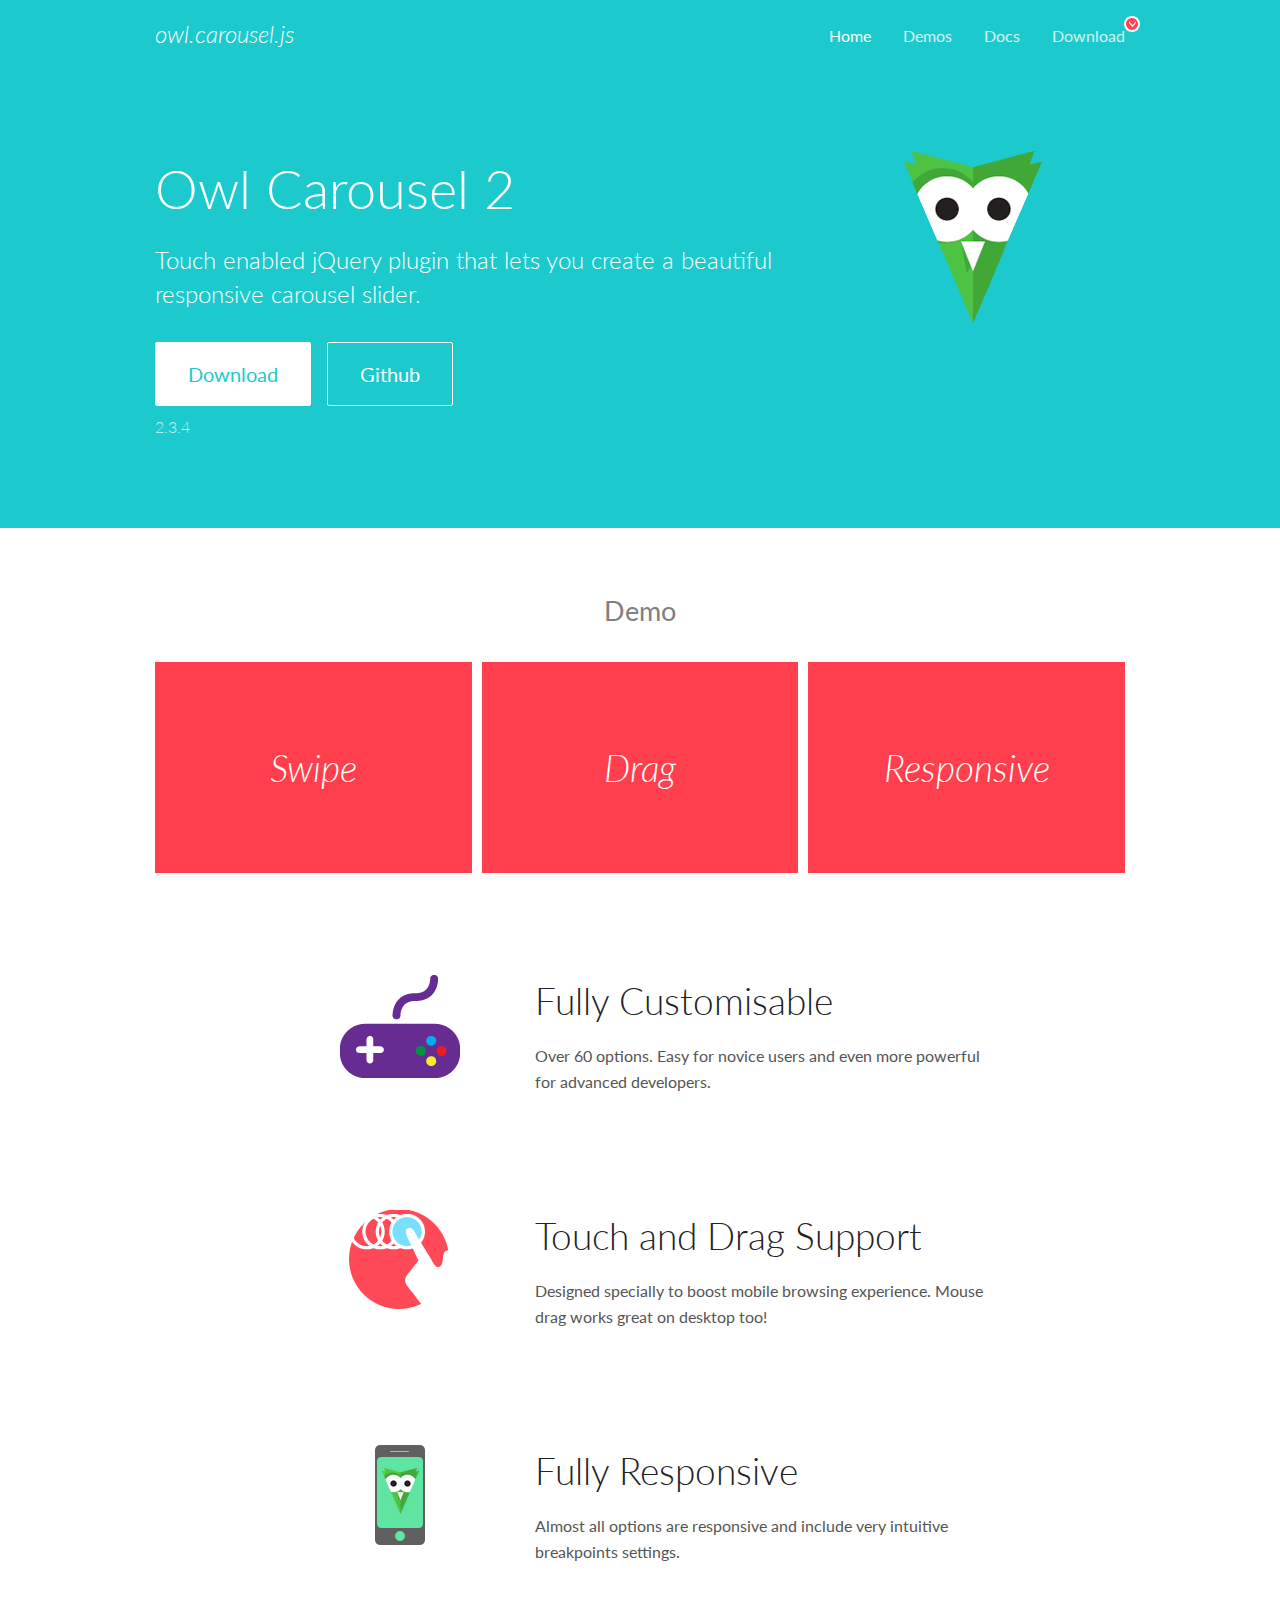
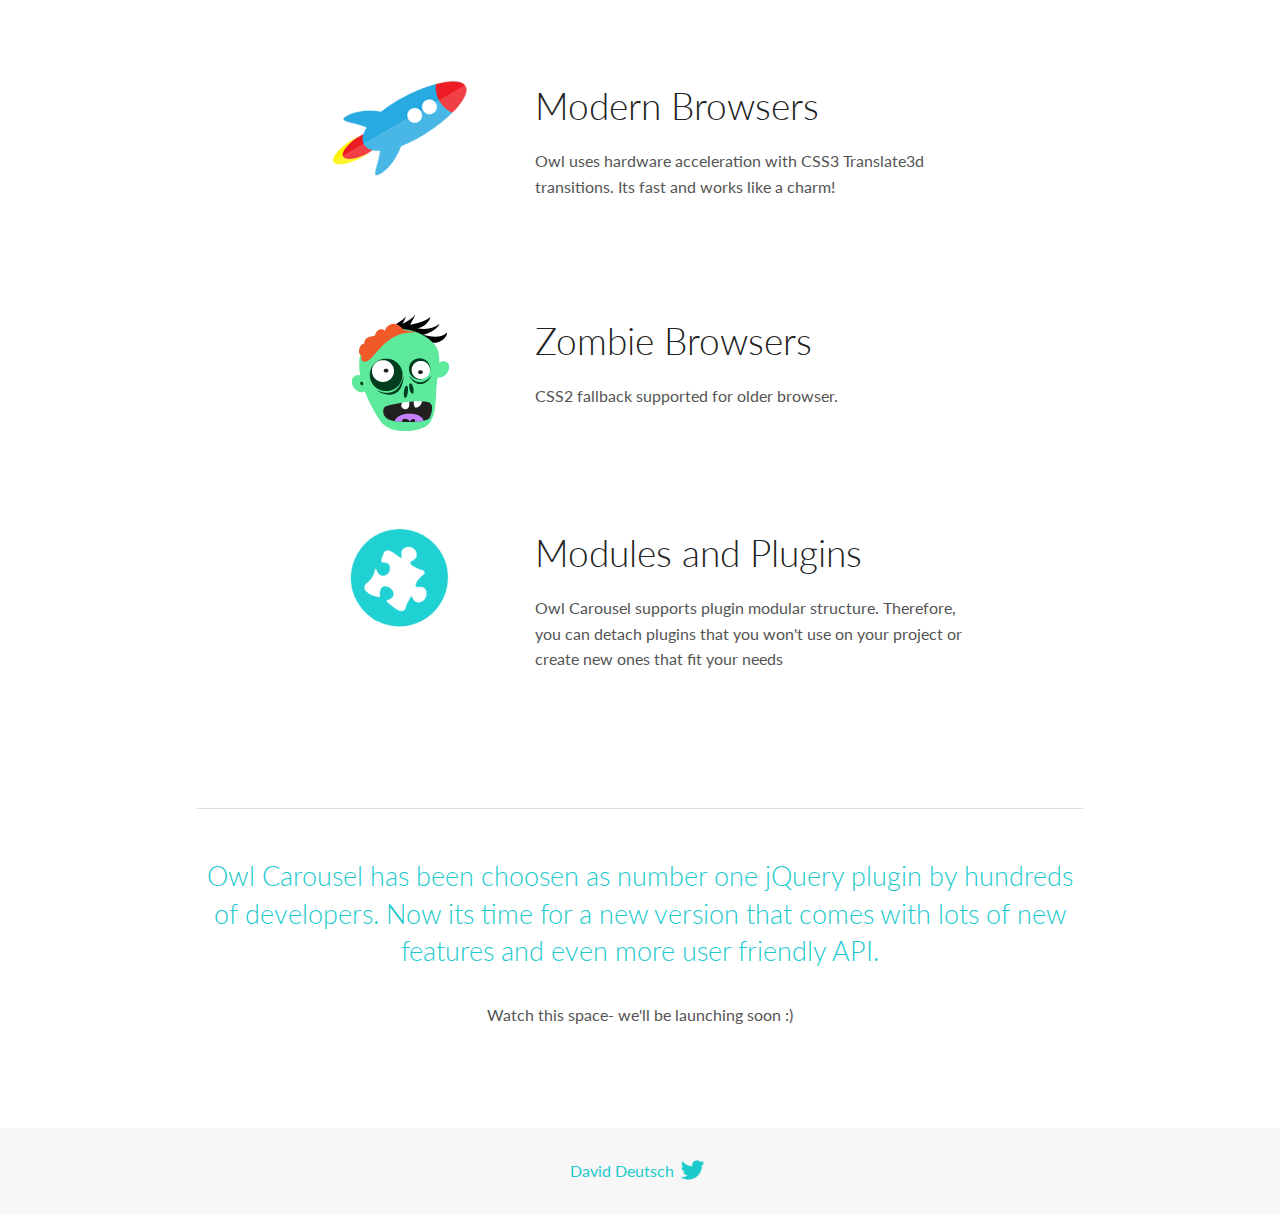
<file: OwlCarousel2-2.3.4/docs/index.html>
<!DOCTYPE html>
<html lang="en">
  <head>

    <!-- head -->
    <meta charset="utf-8">
    <meta name="msapplication-tap-highlight" content="no" />
    <meta name="viewport" content="width=device-width, initial-scale=1.0" />
    <meta name="description" content="Touch enabled jQuery plugin that lets you create beautiful responsive carousel slider.">
    <meta name="author" content="David Deutsch">
    <title>
      Home | Owl Carousel | 2.3.4
    </title>

    <!-- Stylesheets -->
    <link href='https://fonts.googleapis.com/css?family=Lato:300,400,700,400italic,300italic' rel='stylesheet' type='text/css'>
    <link rel="stylesheet" href="assets/css/docs.theme.min.css">

    <!-- Owl Stylesheets -->
    <link rel="stylesheet" href="assets/owlcarousel/assets/owl.carousel.min.css">
    <link rel="stylesheet" href="assets/owlcarousel/assets/owl.theme.default.min.css">

    <!-- HTML5 shim and Respond.js IE8 support of HTML5 elements and media queries -->

    <!--[if lt IE 9]>
      <script src="https://oss.maxcdn.com/libs/html5shiv/3.7.0/html5shiv.js"></script>
      <script src="https://oss.maxcdn.com/libs/respond.js/1.3.0/respond.min.js"></script>
    <![endif]-->

    <!-- Favicons -->
    <link rel="apple-touch-icon-precomposed" sizes="144x144" href="assets/ico/apple-touch-icon-144-precomposed.png">
    <link rel="shortcut icon" href="assets/ico/favicon.png">
    <link rel="shortcut icon" href="favicon.ico">

    <!-- Yeah i know js should not be in header. Its required for demos.-->

    <!-- javascript -->
    <script src="assets/vendors/jquery.min.js"></script>
    <script src="assets/owlcarousel/owl.carousel.js"></script>
  </head>
  <body>

    <!-- header -->
    <header class="header">
      <div class="row">
        <div class="large-12 columns">
          <div class="brand left">
            <h3>
              <a href="/OwlCarousel2/">owl.carousel.js</a> 
            </h3>
          </div>
          <a id="toggle-nav" class="right">
            <span></span> <span></span> <span></span> 
          </a> 
          <div class="nav-bar">
            <ul class="clearfix">
              <li class="active">
                <a href="/OwlCarousel2/index.html">Home</a> 
              </li>
              <li> <a href="/OwlCarousel2/demos/demos.html">Demos</a>  </li>
              <li> <a href="/OwlCarousel2/docs/started-welcome.html">Docs</a>  </li>
              <li>
                <a href="https://github.com/OwlCarousel2/OwlCarousel2/archive/2.3.4.zip">Download</a> 
                <span class="download"></span> 
              </li>
            </ul>
          </div>
        </div>
      </div>
    </header>

    <!-- home panel -->
    <section id="hero">
      <div class="row">
        <div class="large-8 medium-8 columns">
          <h1>Owl Carousel 2</h1>
          <h4>Touch enabled jQuery plugin that lets you create a beautiful responsive carousel slider.</h4>
          <a href="https://github.com/OwlCarousel2/OwlCarousel2/archive/2.3.4.zip" class="hero-button">Download</a> 
          <a href="https://github.com/OwlCarousel2/OwlCarousel2" class="hero-button outline">Github</a> 
          <p>2.3.4</p>
        </div>
        <div class="large-4 medium-4 columns">
          <img class="owl-logo" src="assets/img/owl-logo.png" alt="mr. Owl">
        </div>
      </div>
    </section>

    <!-- body -->
    <div class="home-demo">
      <div class="row">
        <div class="large-12 columns">
          <h3>Demo</h3>
          <div class="owl-carousel">
            <div class="item">
              <h2>Swipe</h2>
            </div>
            <div class="item">
              <h2>Drag</h2>
            </div>
            <div class="item">
              <h2>Responsive</h2>
            </div>
            <div class="item">
              <h2>CSS3</h2>
            </div>
            <div class="item">
              <h2>Fast</h2>
            </div>
            <div class="item">
              <h2>Easy</h2>
            </div>
            <div class="item">
              <h2>Free</h2>
            </div>
            <div class="item">
              <h2>Upgradable</h2>
            </div>
            <div class="item">
              <h2>Tons of options</h2>
            </div>
            <div class="item">
              <h2>Infinity</h2>
            </div>
            <div class="item">
              <h2>Auto Width</h2>
            </div>
          </div>
        </div>
      </div>
    </div>
    <script>
      var owl = $('.owl-carousel');
      owl.owlCarousel({
        margin: 10,
        loop: true,
        responsive: {
          0: {
            items: 1
          },
          600: {
            items: 2
          },
          1000: {
            items: 3
          }
        }
      })
    </script>

    <!-- features -->
    <div id="features">
      <div class="row">
        <div class="small-12 medium-9 small-centered columns">
          <section class="row feature">
            <div class="medium-4 small-12 columns">
              <img src="assets/img/feature-options.png" alt="">
            </div>
            <div class="medium-8 small-12 columns">
              <h2>Fully Customisable</h2>
              <p>Over 60 options. Easy for novice users and even more powerful for advanced developers.</p>
            </div>
          </section>
          <section class="row feature">
            <div class="medium-4 small-12 columns">
              <img src="assets/img/feature-drag.png" alt="">
            </div>
            <div class="medium-8 small-12 columns">
              <h2>Touch and Drag Support</h2>
              <p>Designed specially to boost mobile browsing experience. Mouse drag works great on desktop too!</p>
            </div>
          </section>
          <section class="row feature">
            <div class="medium-4 small-12 columns">
              <img src="assets/img/feature-responsive.png" alt="">
            </div>
            <div class="medium-8 small-12 columns">
              <h2>Fully Responsive</h2>
              <p>Almost all options are responsive and include very intuitive breakpoints settings.</p>
            </div>
          </section>
          <section class="row feature">
            <div class="medium-4 small-12 columns">
              <img src="assets/img/feature-modern.png" alt="">
            </div>
            <div class="medium-8 small-12 columns">
              <h2>Modern Browsers</h2>
              <p>Owl uses hardware acceleration with CSS3 Translate3d transitions. Its fast and works like a charm! </p>
            </div>
          </section>
          <section class="row feature">
            <div class="medium-4 small-12 columns">
              <img src="assets/img/feature-zombie.png" alt="">
            </div>
            <div class="medium-8 small-12 columns">
              <h2>Zombie Browsers</h2>
              <p>CSS2 fallback supported for older browser.</p>
            </div>
          </section>
          <section class="row feature">
            <div class="medium-4 small-12 columns">
              <img src="assets/img/feature-module.png" alt="">
            </div>
            <div class="medium-8 small-12 columns">
              <h2>Modules and Plugins</h2>
              <p>Owl Carousel supports plugin modular structure. Therefore, you can detach plugins that you won&#x27;t use on your project or create new ones that fit your needs</p>
            </div>
          </section>
        </div>
      </div>
    </div>

    <!-- footer -->
    <section id="teaser-text">
      <div class="row">
        <div class="small-12 medium-11 small-centered columns">
          <hr>
          <h3 id="owl-carousel-has-been-choosen-as-number-one-jquery-plugin-by-hundreds-of-developers-now-its-time-for-a-new-version-that-comes-with-lots-of-new-features-and-even-more-user-friendly-api-">Owl Carousel has been choosen as number one jQuery plugin by hundreds of developers. Now its time for a new version that comes with lots of new features and even more user friendly API.</h3>
          <p>Watch this space- we&#39;ll be launching soon :)</p>
        </div>
      </div>
    </section>

    <!-- footer -->
    <footer class="footer">
      <div class="row">
        <div class="large-12 columns">
          <h5>
            <a href="/OwlCarousel2/docs/support-contact.html">David Deutsch</a> 
            <a id="custom-tweet-button" href="https://twitter.com/share?url=https://github.com/OwlCarousel2/OwlCarousel2&text=Owl Carousel - This is so awesome! " target="_blank"></a> 
          </h5>
        </div>
      </div>
    </footer>

    <!-- vendors -->
    <script src="assets/vendors/highlight.js"></script>
    <script src="assets/js/app.js"></script>
  </body>
</html>
</file>
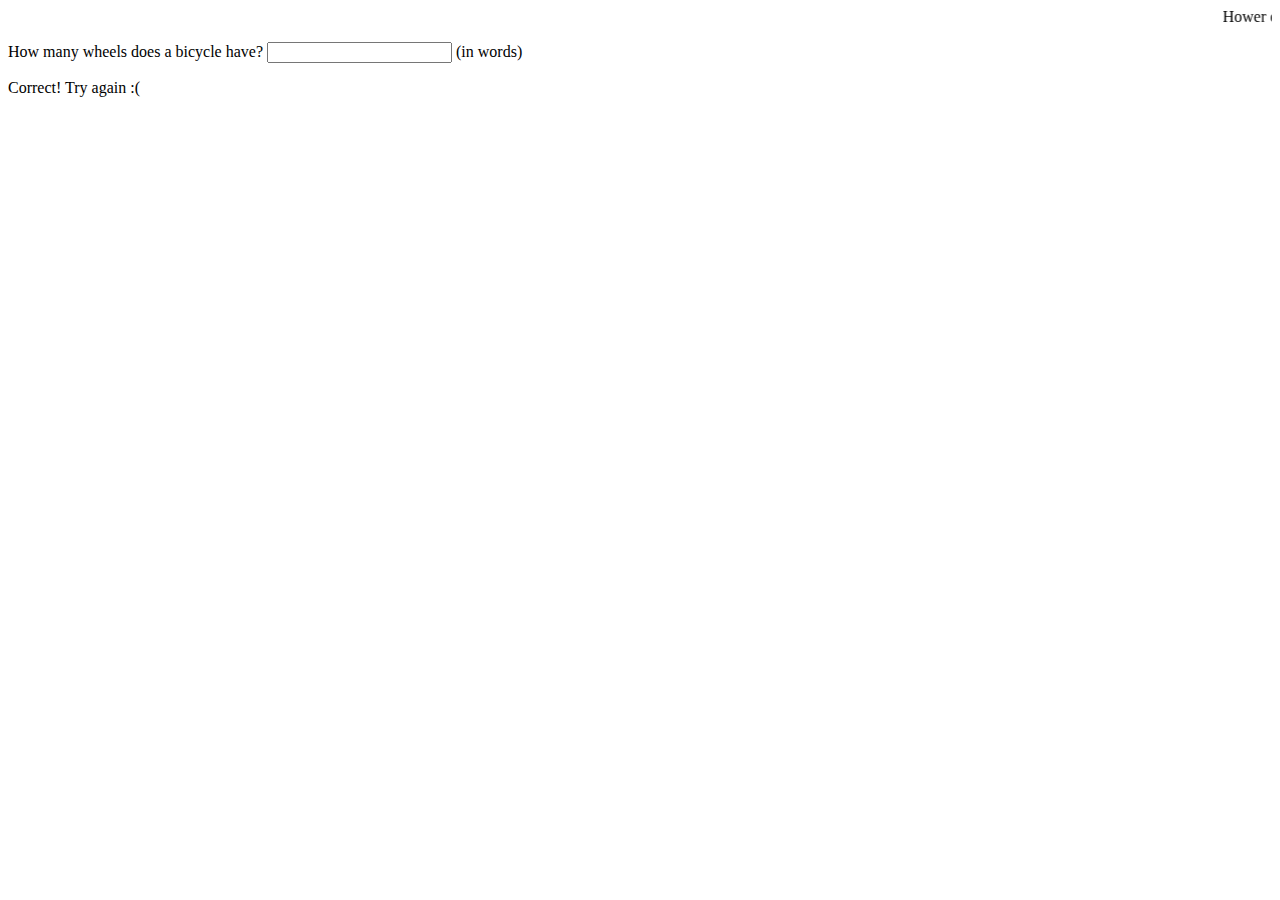
<file: animation.html>
<html>
<head>
</head>
<body>
  <marquee behavior="" direction="center"
           onmouseover="this.start();"
           onmouseout="this.stop();">Hower over and hold the mouse marquee stop</marquee>

           <p>How many wheels does a bicycle have? <input type="text" name="wheels"> (in words)</p>
           <p>
            <span class="if" data-if="wheels=two">Correct!</span>
            <span class="if" data-if="wheels!=two">Try again :(</span>
           </p>
        </body>
</html>
</file>
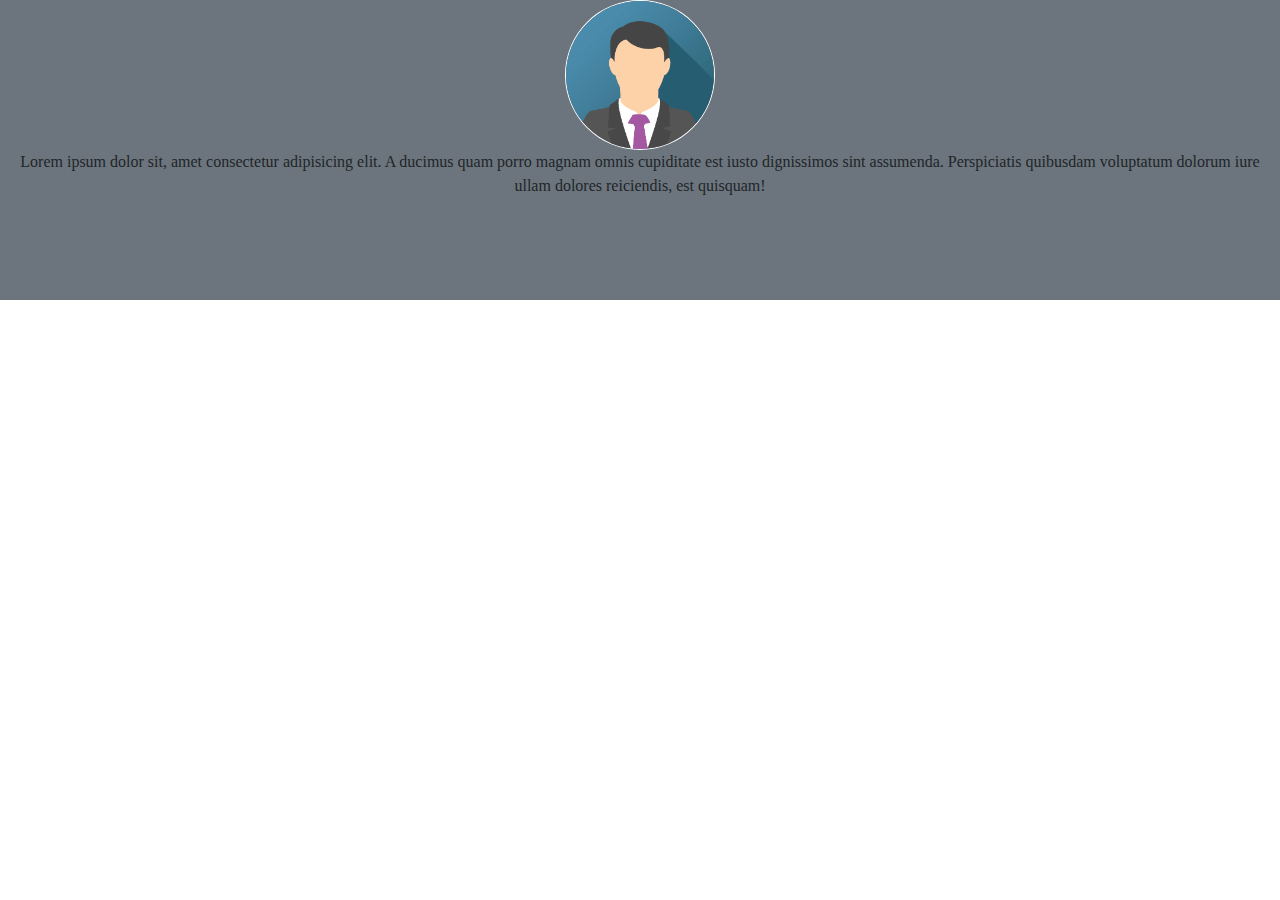
<file: demo.html>
<!DOCTYPE html>
<html lang="en">

<head>
    <meta charset="UTF-8">
    <meta http-equiv="X-UA-Compatible" content="IE=edge">
    <meta name="viewport" content="width=device-width, initial-scale=1.0">
    <title>Trang chủ</title>
    <!-- font-awesome -->

    <!-- bootstrap 4 -->
    <link rel="stylesheet" href="./css/bootstrap.min.css">
    <!-- slick -->
    <link rel="stylesheet" type="text/css" href="./slick/slick.css">
    <link rel="stylesheet" type="text/css" href="./slick/slick-theme.css">
    <link rel="stylesheet" href="./css/styleSlick.css">
    <!-- wow -->
    <link rel="stylesheet" href="./css/libs/animate.css">
    <link rel="stylesheet" href="./css/site.css">
    <!-- css -->
    <link rel="stylesheet" href="./css/styleLayout.css">
</head>

<body>

    <div class="box-item text-center px-3 bg-secondary">
        <div class="box-image">
            <img class="h-100" src="./images/img_avatar.png" alt="">
        </div>
        <div class="box-content">
            Lorem ipsum dolor sit, amet consectetur adipisicing elit. A ducimus quam porro magnam omnis cupiditate est
            iusto dignissimos sint assumenda. Perspiciatis quibusdam voluptatum dolorum iure ullam dolores reiciendis,
            est quisquam!
        </div>
    </div>





    <!-- front -->
    <script src="./js/fontawesome-free.js"></script>
    <!-- bootstrap 4 -->
    <script src="./js/jquery.min.js"></script>
    <script src="./js/popper.min.js"></script>
    <script src="./js/bootstrap.min.js"></script>
    <!-- slick -->
    <script src="slick/slick.min.js" type="text/javascript" charset="utf-8"></script>
    <!-- wow -->
    <script src="dist/wow.js"></script>
    <!-- js -->
    <script src="js/scriptLayout.js"></script>

</body>

</html>
</file>
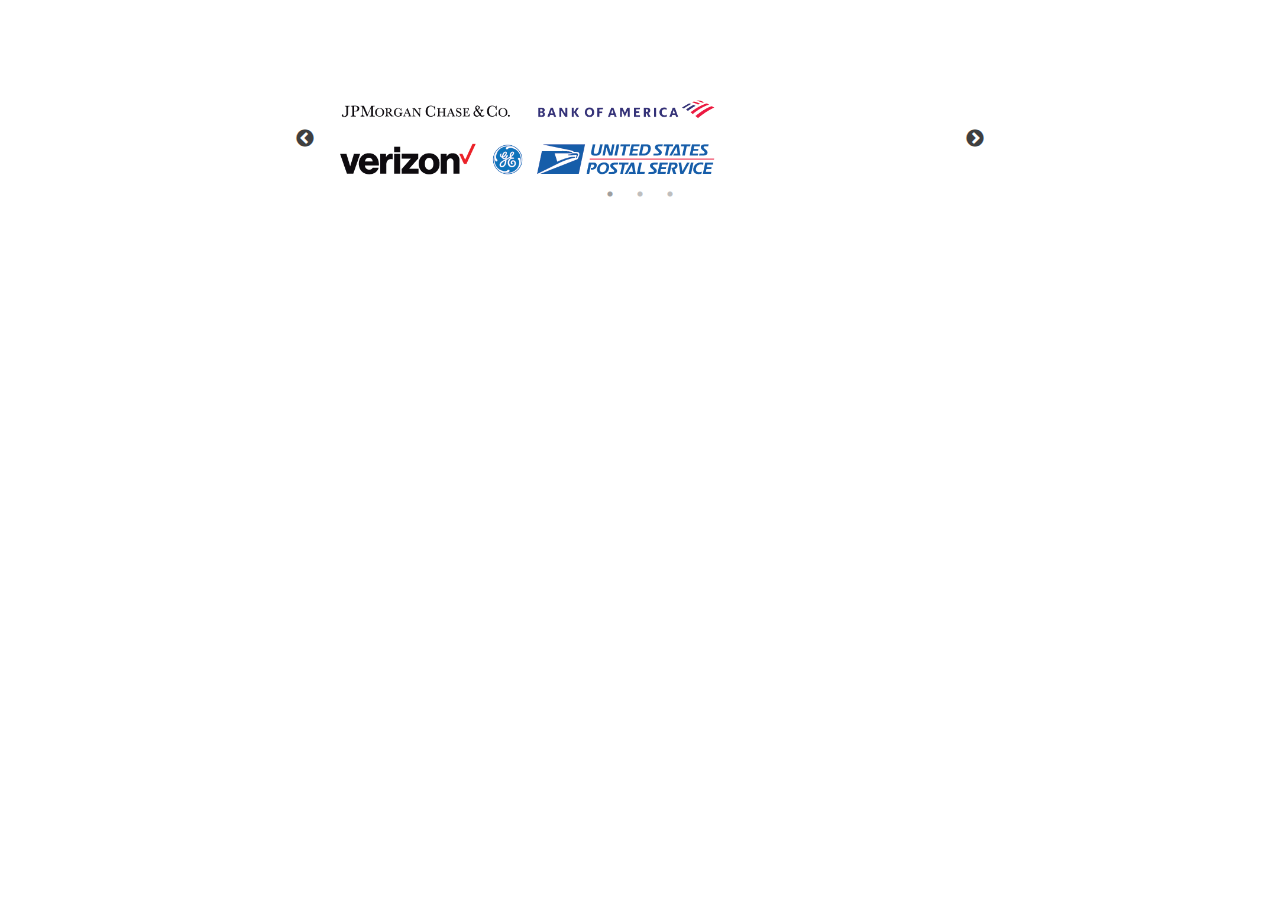
<file: slick-master/demo.html>
<!DOCTYPE html>
<html lang="en">
<head>
    <meta charset="UTF-8">
    <meta name="viewport" content="width=device-width, initial-scale=1.0">
    <title>Document</title>
    <link rel="stylesheet" type="text/css" href="./slick/slick.css">
    <link rel="stylesheet" type="text/css" href="./slick/slick-theme.css">
    <style type="text/css">
        html, body {
          margin: 0;
          padding: 0;
        }
    
        * {
          box-sizing: border-box;
        }
    
        .slider {
            width: 50%;
            margin: 100px auto;
        }
    
        .slick-slide {
          margin: 0px 20px;
        }
    
        .slick-slide img {
          width: 100%;
        }
    
        .slick-prev:before,
        .slick-next:before {
          color: black;
        }
    
    
        .slick-slide {
          transition: all ease-in-out .3s;
          opacity: 0;
        }
        
        .slick-active {
          opacity: .5;
        }
    
        .slick-current {
          opacity: 1;
        }
      </style>
</head>
<body>
    <section class="regular slider ">
        <div>
          <img style="width:375px " class="p-4" src="Asset 15.png">
        </div>
        <div>
          <img style="width:375px " class="p-4" src="Asset 15.png">
        </div>
        <div>
          <img style="width:375px " class="p-4" src="Asset 15.png">
        </div>
        
      </section>










    <script src="https://code.jquery.com/jquery-2.2.0.min.js" type="text/javascript"></script>
  <script src="./slick/slick.js" type="text/javascript" charset="utf-8"></script>
  <script type="text/javascript">
    $(document).on('ready', function() {
      
      $(".regular").slick({
        dots: true,
        infinite: true,
        slidesToShow: 1,
        slidesToScroll: 1
      });
      
    });
</script>
</body>
</html>
</file>
<file: css/site.css>
/* h1 {
  font-size:     72px;
  line-height:   1.5;
  color: #2c3e50;
  font-weight:   100;
}

#container {
  width:  980px;
  margin: 0 auto;
}

section {
  height: 300px;
  margin: 60px 0;
}

.section--purple {
  background-color: #9b59b6;
}

.section--blue {
  background-color: #3498db;
}

.section--green {
  background-color: #2ecc71;
}

#main {
  text-align: center;
}

#more {
  margin: 20px auto 48px;
} */
</file>
<file: css/styleLayout.css>
* {
    margin: 0;
    padding: 0;
    box-sizing: border-box;
}

a {
    text-decoration: none;
}

li {
    list-style: none;
}

body {
    font-family: 'Open Sans'
}

/* common */
.circle {
    background: white;
    padding: 6px;
    border-radius: 50%;
}

.circle-facebook {
    padding: 6px 9px !important;
}

.no-gutter {
    margin-right: 0;
    margin-left: 0;
}
.mx-15{
    margin-right: -15px;
    margin-left: -15px;
}
/* input search */

.search {
    position: relative;
    color: #fff;
    font-size: 16px;
}

.search input {
    width: 250px;
    height: 32px;
    background: #283653;
    border: 1px solid #fff;
    border-radius: 5px;
    /* box-shadow: 0 0 3px #ccc, 0 10px 15px #ebebeb inset; */
}

.search input::placeholder {
    font-size: 0.8rem;
}

.search input {
    text-indent: 32px;
    color: #fff;
}

.search .fa-search {
    position: absolute;
    top: 16px;
    left: 16px;
}

/* reset col */
.no-gutter>[class*="col-"] {
    padding-right: 0;
    padding-left: 0;
}

.slick-next {
    left: 88%;
}

.slick-prev {
    left: 20px;
    z-index: 9;
}
/* chỉnh thằng bootstrap */
.card{
    height: 100%;
}

/* header */
#header {}

#header .top-header {
    background-color: #283653;
}

.bottom-header {
    background-color: #f0f0f0;
}

.bottom-header .bottom-header__content img {
    border-radius: 50%;
}

/* menu */
#menu nav {
    background-color: white;
    height: 80px;
    width: 100%;
}

#menu label.logo {
    color: #000;
    font-size: 35px;
    line-height: 80px;
    padding: 0 100px;
    font-weight: bold;
}

#menu nav ul {
    margin-right: 20px;
}

#menu nav ul li {
    display: inline-block;
    line-height: 80px;
    margin: 0 5px;
}

#menu nav ul li a {
    color: #000;
    font-size: 1.1rem;
    text-transform: uppercase;
    padding: 7px 13px;
}

#menu a.active,
#menu a:hover {
    color: white;
    background: #275390;
    transition: .5s;
    text-decoration: none;
}

#menu .checkbtn {
    font-size: 30px;
    color: white;
    float: right;
    line-height: 80px;
    margin-right: 40px;
    cursor: pointer;
    display: none;
}

#menu #check {
    display: none;
}

#menu ul.nav-menu {
    text-align: center;
}

#menu nav {
    position: fixed;
    z-index: 50;
}


/* banner */
#banner{
    margin-top: 80px;
}

.banner-regular {
    margin: 0 auto;
}
#banner .slick-slide {
    margin: 0px !important;
}
#latest-news {
    background-color: #f6f6f6;
}

#education {
    background-color: #ebebeb;
}

#category {
    background-color: #f6f6f6;
}


#industry-news{
    background-color: #ebebeb;
}

.box-item {
    height: 300px;
}
.box-image {
    width: 150px;
    height: 150px;
    margin: 0 auto;
}

.box-item .box-image img {
    border-radius: 50%;
    border: 0.5px solid white;
}

/* the-face */
#the-face .the-face__box-content .slick-prev,
#the-face .the-face__box-content .slick-next,
#logos-company .slick-prev,#logos-company .slick-next
{
    display:none !important;
}

#footer{
    background-color:#1a202e;
    color:#fff;
}
#footer .box-logo img{
    border-radius: 50%;
}

@media (min-width: 576px) { 


}
@media (min-width: 768px) {
/*    menu*/
    #menu nav {
        position: relative;
        z-index: 5;
    }
    #banner{
        margin-top: 0;
    }
    
    .slick-next {
        left: 95%;
    }
    .slick-next {
        right: -25px;
    }
    #menu nav {
        background-color: white;
        height: 160px;
        width: 100%;
    }
    #menu ul.nav-menu {
        /* text-align: justify; */
    }
}


@media (min-width: 992px) { 
    #category {
        position: relative;
        height: 400px;
        width: 100%;
    }
    
    #category img.category__background {
        opacity: 0.5;
    }
    
    #category .box-img {
        background-color: #275199;
    }
    
    #category .category__content {
        position: absolute;
        top: 50%;
        left: 50%;
        transform: translate(-50%, -50%);
        width: 1092px;
    
    }
    
    #category .category__content .box-content img {
        /* icon */
        /* filter: brightness(0) invert(1); */
    }
    
 }



@media (min-width: 1200px) {
    .width-1092-center {
        width: 1092px;
        margin: 0 auto;
    }
    #menu nav {
        height: 80px;
    }
    .slick-next {
        left: 95%;
    }
    
    .slick-prev {
        left: 60px;
        z-index: 9;
    }
}





@media (max-width: 952px) {}

@media (max-width: 575.98px) {}

@media (max-width: 767.98px) {
    #menu{
        background-color: red;
    }
    #menu nav {
        background-color: #1b9bff;

    }

    #menu .checkbtn {
        display: block;
      
    }

    #menu ul {
        position: fixed;
        width: 100%;
        height: 100vh;
        background: #2c3e50;
        top: 80px;
        left: -100%;
        text-align: center;
        transition: all 0.5s;
        z-index: 10;
    }

    #menu nav ul li {
        display: block;
        margin: 50px 0;
        line-height: 30px;
    }

    #menu nav ul li a {
        color: #fff;
        font-size: 16px;
    }
    #menu a:hover,
    #menu a.active {
        background: none;
        color: #0082e6;
        z-index: 10;
    }
    #check:checked~ul {
        left: 0;
        z-index: 10;
    }
}
@media (max-width: 991.98px) {
    #menu nav ul li a {
        font-size: 1rem;
    }
    
}
@media (max-width: 1199.98px) {
    
}
</file>
<file: css/styleSlick.css>
/* .slider {
    width: 50%;
    margin: 100px auto;
} */

.slick-slide {
    margin: 0px 20px;
}

.slick-slide img {
    width: 100%;
}

.slick-prev:before,
.slick-next:before {
    color: black;
}


.slick-slide {
    transition: all ease-in-out .3s;
    /* opacity: .2; */
}

.slick-active {
    /* opacity: .5; */
}

.slick-current {
    opacity: 1;
}
</file>
